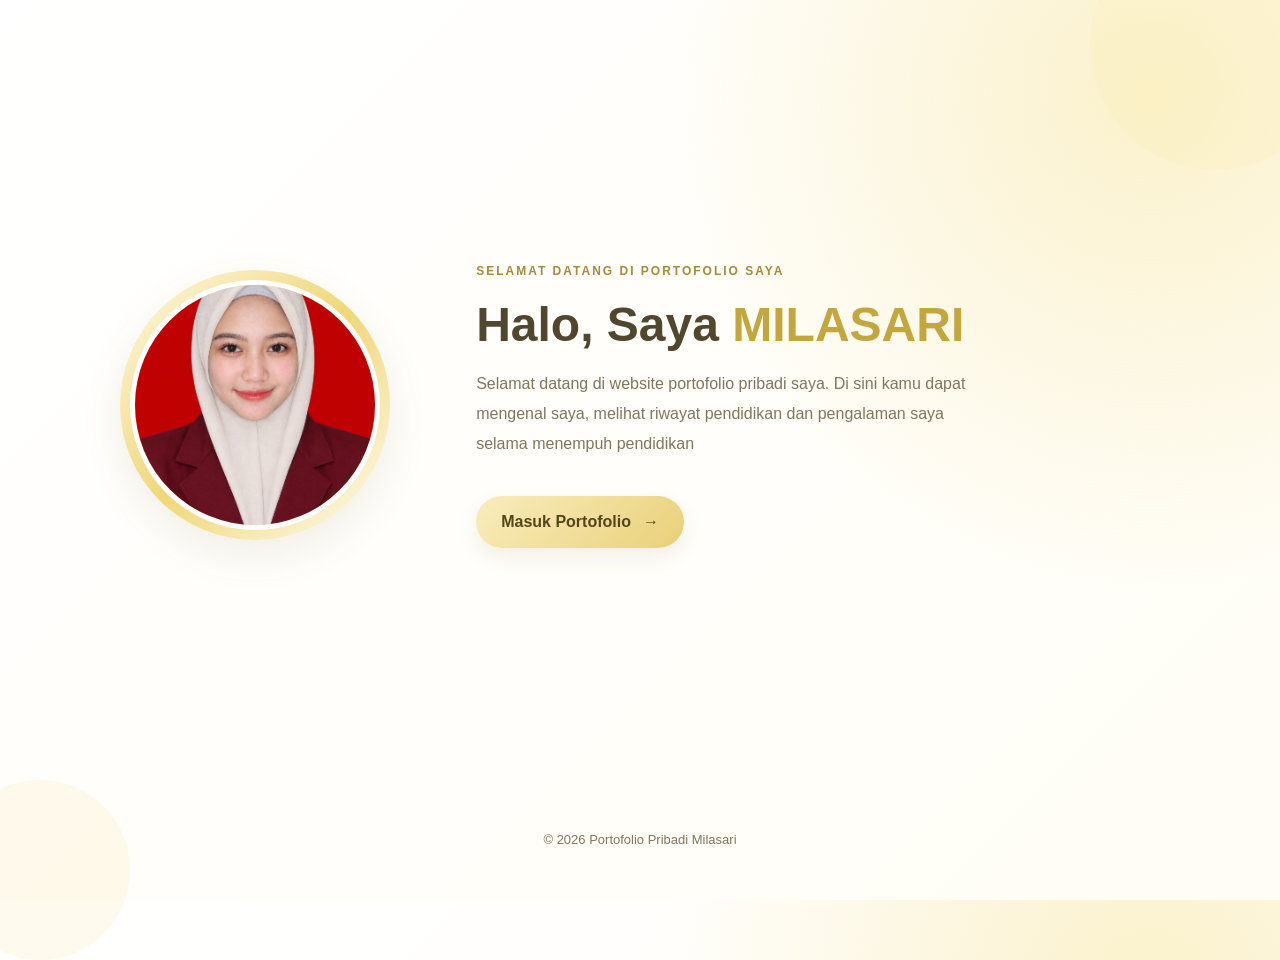
<file: index.html>
<!DOCTYPE html>
<html lang="id">
<head>
    <meta charset="UTF-8">
    <meta name="viewport" content="width=device-width, initial-scale=1.0">

    <title>Portofolio Pribadi</title>

    <!-- Bootstrap 5 -->
    <link href="https://cdn.jsdelivr.net/npm/bootstrap@5.3.3/dist/css/bootstrap.min.css"
          rel="stylesheet">

    <!-- CSS Pribadi -->
    <link rel="stylesheet" href="style.css">
</head>

<body class="halaman-awal">

    <div class="lingkaran dekorasi-satu"></div>
    <div class="lingkaran dekorasi-dua"></div>

    <main class="halaman-profil container">
        <div class="row align-items-center justify-content-center g-5">

            <div class="col-12 col-md-5 text-center">
                <div class="bingkai-profil">
                    <img src="mila.jpeg"
                         alt="Foto profil saya"
                         class="foto-profil-utama">
                </div>
            </div>

            <div class="col-12 col-md-7 text-center text-md-start">
                <p class="label-profil">SELAMAT DATANG DI PORTOFOLIO SAYA</p>

                <h1 class="judul-profil">
                    Halo, Saya <span>MILASARI</span>
                </h1>

                <p class="deskripsi-profil">
                    Selamat datang di website portofolio pribadi saya.
                    Di sini kamu dapat mengenal saya, melihat riwayat
                    pendidikan dan pengalaman saya selama menempuh pendidikan
                </p>

                <a href="login.html" class="tombol-utama">
                    Masuk Portofolio <span>→</span>
                </a>
            </div>

        </div>
    </main>

    <footer class="footer-awal">
        &copy; <span id="tahun"></span> Portofolio Pribadi Milasari
    </footer>

    <script src="portofolio.js"></script>
</body>
</html>
</file>
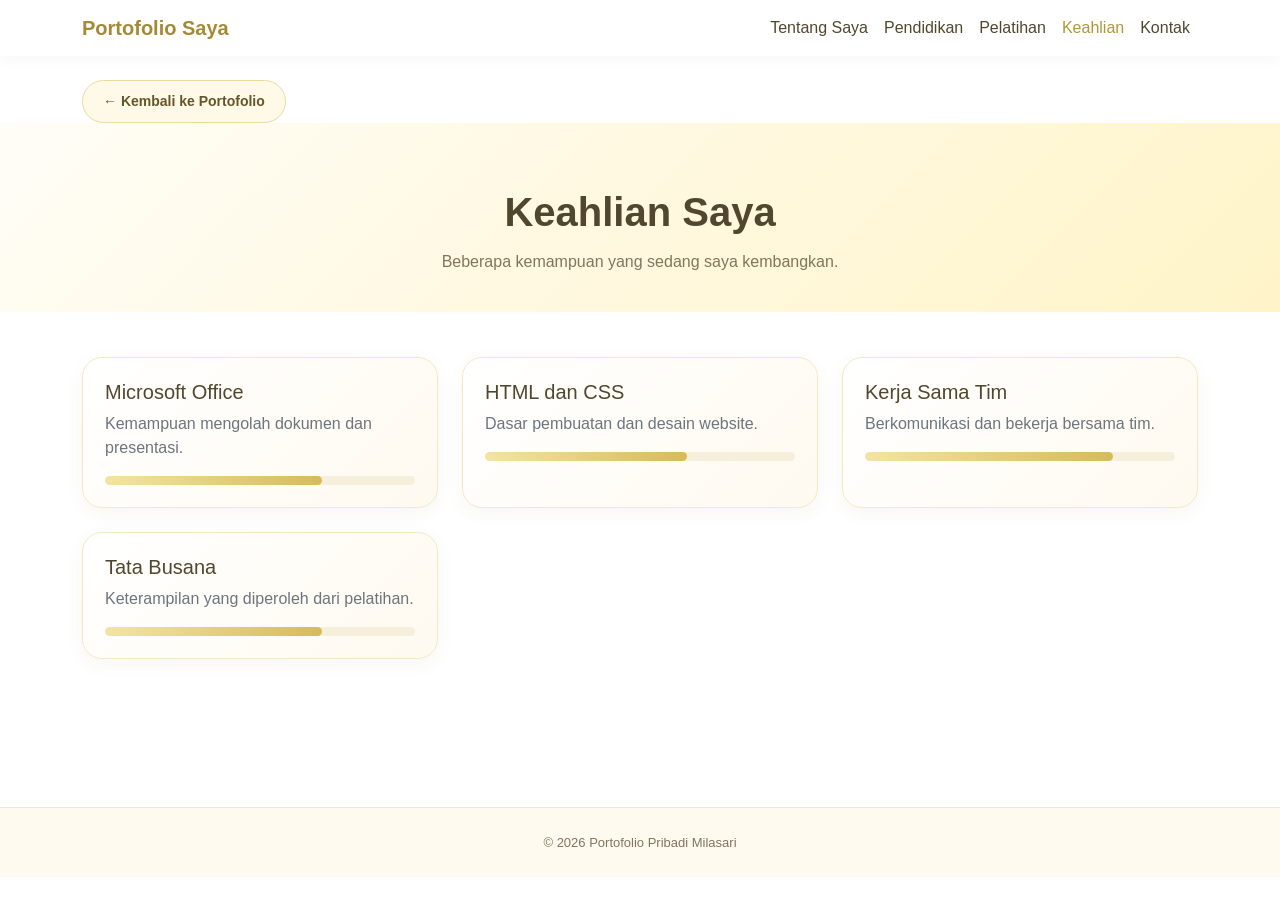
<file: keahlian.html>
<!DOCTYPE html>
<html lang="id">
<head>
    <meta charset="UTF-8">
    <meta name="viewport" content="width=device-width, initial-scale=1.0">
    <title>Keahlian | Portofolio</title>

    <link href="https://cdn.jsdelivr.net/npm/bootstrap@5.3.3/dist/css/bootstrap.min.css"
          rel="stylesheet">
    <link rel="stylesheet" href="style.css">
</head>

<body>

<nav class="navbar navbar-expand-lg sticky-top">
    <div class="container">
        <a class="navbar-brand" href="tentang.html">Portofolio Saya</a>

        <button class="navbar-toggler" type="button"
                data-bs-toggle="collapse"
                data-bs-target="#menuNavigasi"
                aria-controls="menuNavigasi"
                aria-expanded="false"
                aria-label="Buka navigasi">
            <span class="navbar-toggler-icon"></span>
        </button>

        <div class="collapse navbar-collapse" id="menuNavigasi">
            <ul class="navbar-nav ms-auto">
                <li class="nav-item"><a class="nav-link" href="tentang.html">Tentang Saya</a></li>
                <li class="nav-item"><a class="nav-link" href="pendidikan.html">Pendidikan</a></li>
                <li class="nav-item"><a class="nav-link" href="pelatihan.html">Pelatihan</a></li>
                <li class="nav-item"><a class="nav-link active" href="keahlian.html">Keahlian</a></li>
                <li class="nav-item"><a class="nav-link" href="kontak.html">Kontak</a></li>
            </ul>
        </div>
    </div>
</nav>

<div class="container pt-4">
    <a href="tentang.html" class="tombol-kembali">← Kembali ke Portofolio</a>
</div>

<header class="judul-halaman">
    <div class="container">
        <h1>Keahlian Saya</h1>
        <p>Beberapa kemampuan yang sedang saya kembangkan.</p>
    </div>
</header>

<main class="container konten-halaman">
    <div class="row g-4">

        <div class="col-md-6 col-lg-4 animasi-muncul">
            <div class="kartu-keahlian">
                <h5>Microsoft Office</h5>
                <p class="text-secondary">Kemampuan mengolah dokumen dan presentasi.</p>
                <div class="batang-keahlian">
                    <span style="width: 70%;"></span>
                </div>
            </div>
        </div>

        <div class="col-md-6 col-lg-4 animasi-muncul">
            <div class="kartu-keahlian">
                <h5>HTML dan CSS</h5>
                <p class="text-secondary">Dasar pembuatan dan desain website.</p>
                <div class="batang-keahlian">
                    <span style="width: 65%;"></span>
                </div>
            </div>
        </div>

        <div class="col-md-6 col-lg-4 animasi-muncul">
            <div class="kartu-keahlian">
                <h5>Kerja Sama Tim</h5>
                <p class="text-secondary">Berkomunikasi dan bekerja bersama tim.</p>
                <div class="batang-keahlian">
                    <span style="width: 80%;"></span>
                </div>
            </div>
        </div>

        <div class="col-md-6 col-lg-4 animasi-muncul">
            <div class="kartu-keahlian">
                <h5>Tata Busana</h5>
                <p class="text-secondary">Keterampilan yang diperoleh dari pelatihan.</p>
                <div class="batang-keahlian">
                    <span style="width: 70%;"></span>
                </div>
            </div>
        </div>

    </div>

    
</main>

<footer class="footer-website">
    &copy; <span id="tahun"></span> Portofolio Pribadi Milasari
</footer>

<script src="https://cdn.jsdelivr.net/npm/bootstrap@5.3.3/dist/js/bootstrap.bundle.min.js"></script>
<script src="portofolio.js"></script>
</body>
</html>
</file>
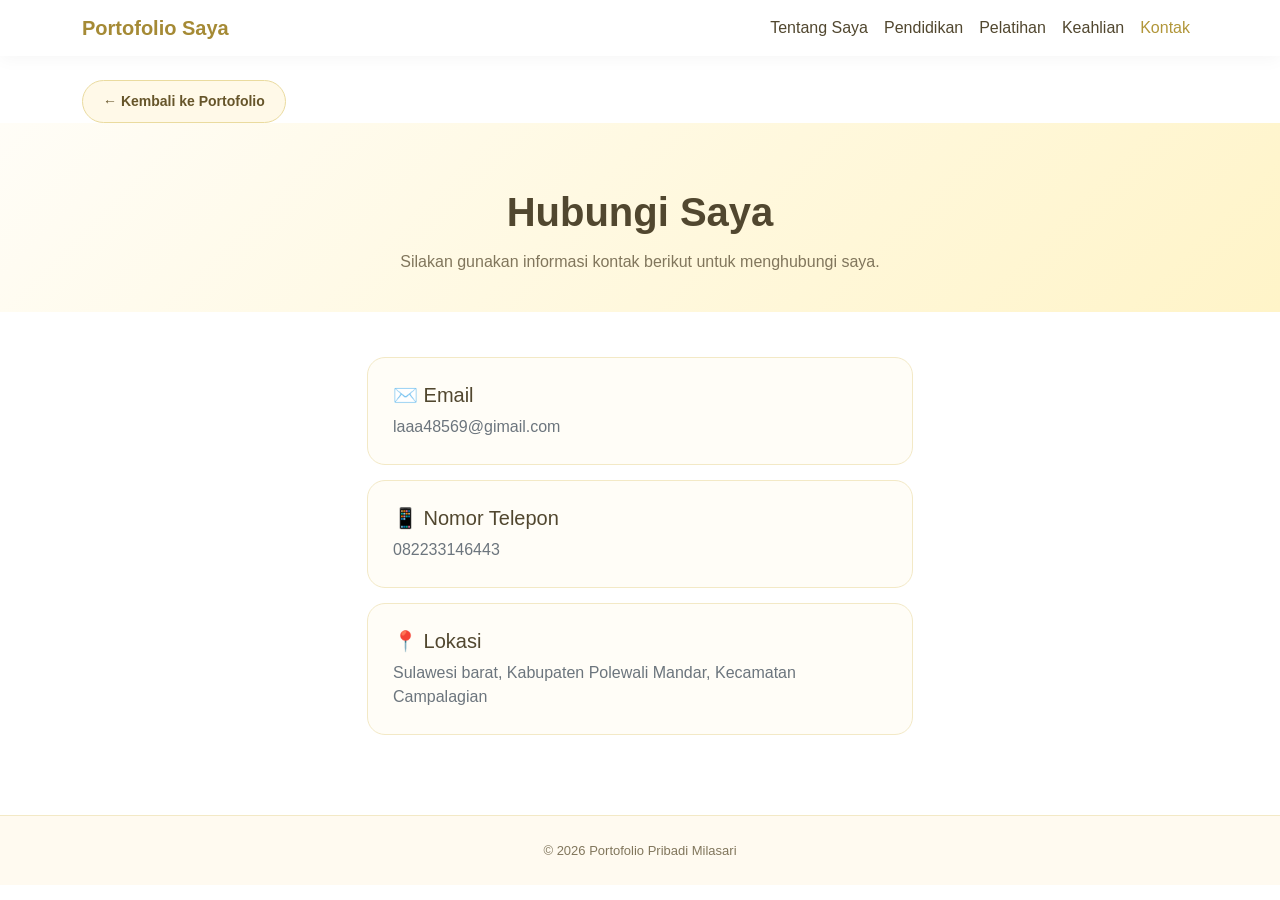
<file: kontak.html>
<!DOCTYPE html>
<html lang="id">
<head>
    <meta charset="UTF-8">
    <meta name="viewport" content="width=device-width, initial-scale=1.0">
    <title>Kontak | Portofolio</title>

    <link href="https://cdn.jsdelivr.net/npm/bootstrap@5.3.3/dist/css/bootstrap.min.css"
          rel="stylesheet">
    <link rel="stylesheet" href="style.css">
</head>

<body>

<nav class="navbar navbar-expand-lg sticky-top">
    <div class="container">
        <a class="navbar-brand" href="tentang.html">Portofolio Saya</a>

        <button class="navbar-toggler" type="button"
                data-bs-toggle="collapse"
                data-bs-target="#menuNavigasi"
                aria-controls="menuNavigasi"
                aria-expanded="false"
                aria-label="Buka navigasi">
            <span class="navbar-toggler-icon"></span>
        </button>

        <div class="collapse navbar-collapse" id="menuNavigasi">
            <ul class="navbar-nav ms-auto">
                <li class="nav-item"><a class="nav-link" href="tentang.html">Tentang Saya</a></li>
                <li class="nav-item"><a class="nav-link" href="pendidikan.html">Pendidikan</a></li>
                <li class="nav-item"><a class="nav-link" href="pelatihan.html">Pelatihan</a></li>
                <li class="nav-item"><a class="nav-link" href="keahlian.html">Keahlian</a></li>
                <li class="nav-item"><a class="nav-link active" href="kontak.html">Kontak</a></li>
            </ul>
        </div>
    </div>
</nav>

<div class="container pt-4">
    <a href="tentang.html" class="tombol-kembali">← Kembali ke Portofolio</a>
</div>

<header class="judul-halaman">
    <div class="container">
        <h1>Hubungi Saya</h1>
        <p>Silakan gunakan informasi kontak berikut untuk menghubungi saya.</p>
    </div>
</header>

<main class="container konten-halaman">
    <div class="row justify-content-center">
        <div class="col-md-8 col-lg-6">

            <div class="kartu-kontak animasi-muncul">
                <h5>✉️ Email</h5>
                <p class="text-secondary mb-0">
                    laaa48569@gimail.com
                </p>
            </div>

            <div class="kartu-kontak animasi-muncul">
                <h5>📱 Nomor Telepon</h5>
                <p class="text-secondary mb-0">
                    082233146443
                </p>
            </div>

            <div class="kartu-kontak animasi-muncul">
                <h5>📍 Lokasi</h5>
                <p class="text-secondary mb-0">
                    Sulawesi barat,
                    Kabupaten Polewali Mandar,
                    Kecamatan Campalagian
                </p>
            </div>

        </div>
    </div>
</main>

<footer class="footer-website">
    &copy; <span id="tahun"></span> Portofolio Pribadi Milasari
</footer>

<script src="https://cdn.jsdelivr.net/npm/bootstrap@5.3.3/dist/js/bootstrap.bundle.min.js"></script>
<script src="portofolio.js"></script>
</body>
</html>
</file>
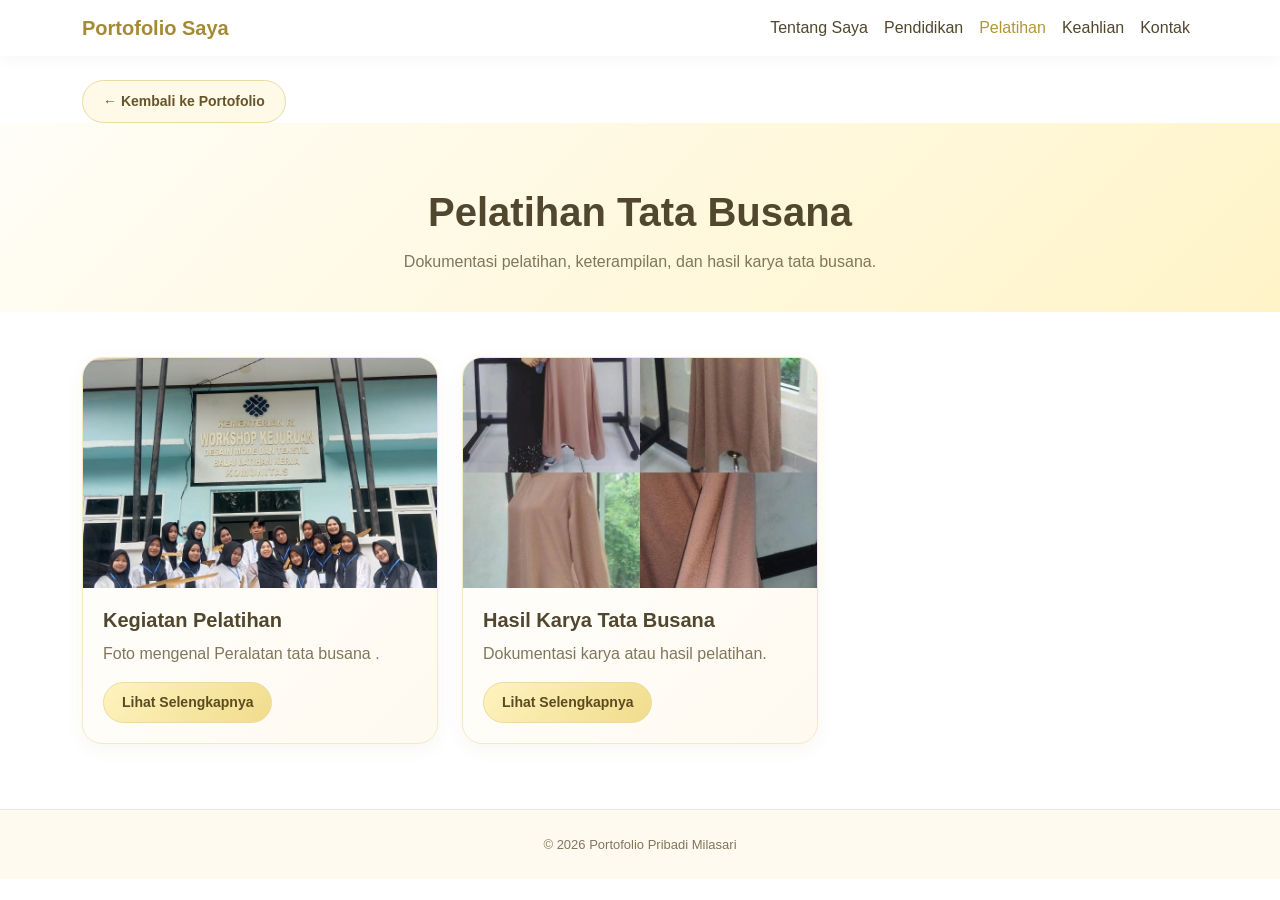
<file: pelatihan.html>
<!DOCTYPE html>
<html lang="id">
<head>
    <meta charset="UTF-8">
    <meta name="viewport" content="width=device-width, initial-scale=1.0">
    <title>Pelatihan Tata Busana | Portofolio</title>

    <link href="https://cdn.jsdelivr.net/npm/bootstrap@5.3.3/dist/css/bootstrap.min.css"
          rel="stylesheet">
    <link rel="stylesheet" href="style.css">
</head>

<body>

<nav class="navbar navbar-expand-lg sticky-top">
    <div class="container">
        <a class="navbar-brand" href="tentang.html">Portofolio Saya</a>

        <button class="navbar-toggler" type="button"
                data-bs-toggle="collapse"
                data-bs-target="#menuNavigasi"
                aria-controls="menuNavigasi"
                aria-expanded="false"
                aria-label="Buka navigasi">
            <span class="navbar-toggler-icon"></span>
        </button>

        <div class="collapse navbar-collapse" id="menuNavigasi">
            <ul class="navbar-nav ms-auto">
                <li class="nav-item"><a class="nav-link" href="tentang.html">Tentang Saya</a></li>
                <li class="nav-item"><a class="nav-link" href="pendidikan.html">Pendidikan</a></li>
                <li class="nav-item"><a class="nav-link active" href="pelatihan.html">Pelatihan</a></li>
                <li class="nav-item"><a class="nav-link" href="keahlian.html">Keahlian</a></li>
                <li class="nav-item"><a class="nav-link" href="kontak.html">Kontak</a></li>
            </ul>
        </div>
    </div>
</nav>

<div class="container pt-4">
    <a href="tentang.html" class="tombol-kembali">← Kembali ke Portofolio</a>
</div>

<header class="judul-halaman">
    <div class="container">
        <h1>Pelatihan Tata Busana</h1>
        <p>Dokumentasi pelatihan, keterampilan, dan hasil karya tata busana.</p>
    </div>
</header>

<main class="container konten-halaman">
    <div class="row g-4">

        <div class="col-md-6 col-lg-4 animasi-muncul">
            <div class="kartu-foto">
                <img src="alat.jpeg"
                     alt="Foto mengenal Peralatan tata busana"
                     class="foto-galeri"
                     data-bs-toggle="modal"
                     data-bs-target="#detailBusana1">

                <div class="isi-kartu-foto">
                    <h5>Kegiatan Pelatihan</h5>
                    <p>Foto mengenal Peralatan tata busana .</p>
                    <button class="tombol-detail"
                            data-bs-toggle="modal"
                            data-bs-target="#detailBusana1">
                        Lihat Selengkapnya
                    </button>
                </div>
            </div>
        </div>

        <div class="col-md-6 col-lg-4 animasi-muncul">
            <div class="kartu-foto">
                <img src="karya.jpeg"
                     alt="Foto hasil karya tata busana"
                     class="foto-galeri"
                     data-bs-toggle="modal"
                     data-bs-target="#detailBusana2">

                <div class="isi-kartu-foto">
                    <h5>Hasil Karya Tata Busana</h5>
                    <p>Dokumentasi karya atau hasil pelatihan.</p>
                    <button class="tombol-detail"
                            data-bs-toggle="modal"
                            data-bs-target="#detailBusana2">
                        Lihat Selengkapnya
                    </button>
                </div>
            </div>
        </div>

    </div>
</main>

<div class="modal fade" id="detailBusana1" tabindex="-1"
     aria-labelledby="judulBusana1" aria-hidden="true">
    <div class="modal-dialog modal-dialog-centered">
        <div class="modal-content">
            <div class="modal-header">
                <h5 class="modal-title" id="judulBusana1">Mengenal Peralatan tata busana</h5>
                <button type="button" class="btn-close"
                        data-bs-dismiss="modal" aria-label="Tutup"></button>
            </div>
            <div class="modal-body">
                <img src="alat.jpeg" alt="Kegiatan pelatihan"
                     class="img-fluid rounded mb-3">
                <p>Foto selama mengikuti pelatihan tata busana, sebagai bagian dari pengalaman
                    dan pembelajaran dalam mengenal berbagai peralatan yang digunakan dibidang tata busana.</p>
            </div>
        </div>
    </div>
</div>

<div class="modal fade" id="detailBusana2" tabindex="-1"
     aria-labelledby="judulBusana2" aria-hidden="true">
    <div class="modal-dialog modal-dialog-centered">
        <div class="modal-content">
            <div class="modal-header">
                <h5 class="modal-title" id="judulBusana2">Hasil Karya Tata Busana</h5>
                <button type="button" class="btn-close"
                        data-bs-dismiss="modal" aria-label="Tutup"></button>
            </div>
            <div class="modal-body">
                <img src="karya.jpeg" alt="Hasil karya tata busana"
                     class="img-fluid rounded mb-3">
                <p>Salah satu hasil karya dalam bidang tata busana yang menjadi bagian dari proses
                    belajar dan pengembangan keterampilan. Melalui kegiatan ini, kreativitas, ketelitian, dan kemampuan
                    bisa terus di kembangkan.</p>
            </div>
        </div>
    </div>
</div>

<footer class="footer-website">
    &copy; <span id="tahun"></span> Portofolio Pribadi Milasari
</footer>

<script src="https://cdn.jsdelivr.net/npm/bootstrap@5.3.3/dist/js/bootstrap.bundle.min.js"></script>
<script src="portofolio.js"></script>
</body>
</html>
</file>
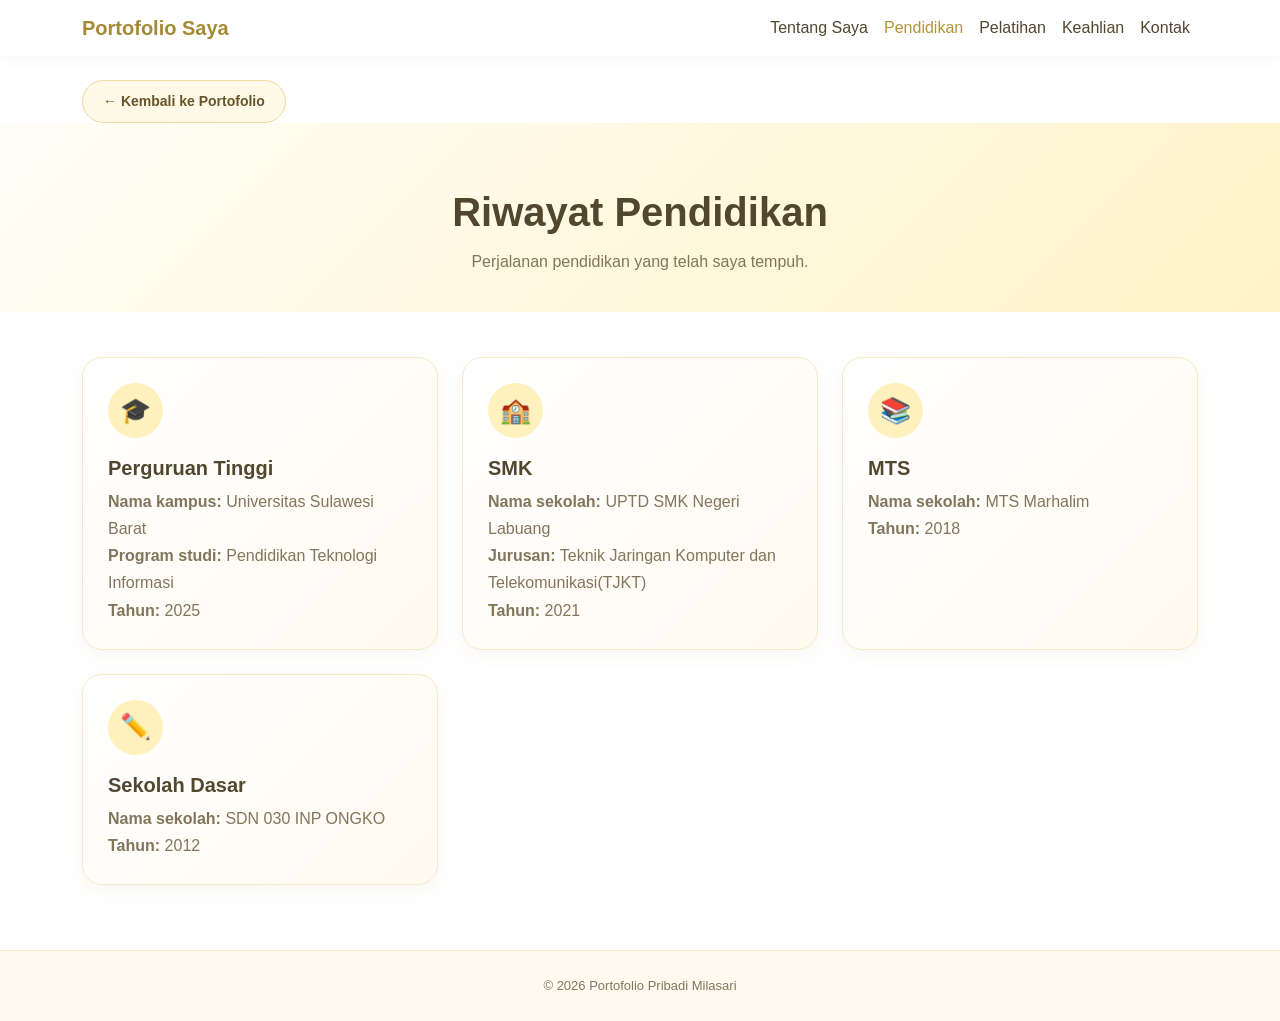
<file: pendidikan.html>
<!DOCTYPE html>
<html lang="id">
<head>
    <meta charset="UTF-8">
    <meta name="viewport" content="width=device-width, initial-scale=1.0">
    <title>Pendidikan | Portofolio</title>

    <link href="https://cdn.jsdelivr.net/npm/bootstrap@5.3.3/dist/css/bootstrap.min.css"
          rel="stylesheet">
    <link rel="stylesheet" href="style.css">
</head>

<body>

<nav class="navbar navbar-expand-lg sticky-top">
    <div class="container">
        <a class="navbar-brand" href="tentang.html">Portofolio Saya</a>

        <button class="navbar-toggler" type="button"
                data-bs-toggle="collapse"
                data-bs-target="#menuNavigasi"
                aria-controls="menuNavigasi"
                aria-expanded="false"
                aria-label="Buka navigasi">
            <span class="navbar-toggler-icon"></span>
        </button>

        <div class="collapse navbar-collapse" id="menuNavigasi">
            <ul class="navbar-nav ms-auto">
                <li class="nav-item"><a class="nav-link" href="tentang.html">Tentang Saya</a></li>
                <li class="nav-item"><a class="nav-link active" href="pendidikan.html">Pendidikan</a></li>
                <li class="nav-item"><a class="nav-link" href="pelatihan.html">Pelatihan</a></li>
                <li class="nav-item"><a class="nav-link" href="keahlian.html">Keahlian</a></li>
                <li class="nav-item"><a class="nav-link" href="kontak.html">Kontak</a></li>
            </ul>
        </div>
    </div>
</nav>

<div class="container pt-4">
    <a href="tentang.html" class="tombol-kembali">← Kembali ke Portofolio</a>
</div>

<header class="judul-halaman">
    <div class="container">
        <h1>Riwayat Pendidikan</h1>
        <p>Perjalanan pendidikan yang telah saya tempuh.</p>
    </div>
</header>

<main class="container konten-halaman">
    <div class="row g-4">

        <div class="col-md-6 col-lg-4 animasi-muncul">
            <div class="kartu-pendidikan">
                <div class="ikon-pendidikan">🎓</div>
                <h5>Perguruan Tinggi</h5>
                <p><strong>Nama kampus:</strong> Universitas Sulawesi Barat</p>
                <p><strong>Program studi:</strong> Pendidikan Teknologi Informasi</p>
                <p><strong>Tahun:</strong> 2025</p>
            </div>
        </div>

        <div class="col-md-6 col-lg-4 animasi-muncul">
            <div class="kartu-pendidikan">
                <div class="ikon-pendidikan">🏫</div>
                <h5>SMK</h5>
                <p><strong>Nama sekolah:</strong> UPTD SMK Negeri Labuang</p>
                <p><strong>Jurusan:</strong> Teknik Jaringan Komputer dan Telekomunikasi(TJKT)</p>
                <p><strong>Tahun:</strong> 2021</p>
            </div>
        </div>

        <div class="col-md-6 col-lg-4 animasi-muncul">
            <div class="kartu-pendidikan">
                <div class="ikon-pendidikan">📚</div>
                <h5>MTS</h5>
                <p><strong>Nama sekolah:</strong> MTS Marhalim</p>
                <p><strong>Tahun:</strong> 2018</p>
            </div>
        </div>

        <div class="col-md-6 col-lg-4 animasi-muncul">
            <div class="kartu-pendidikan">
                <div class="ikon-pendidikan">✏️</div>
                <h5>Sekolah Dasar</h5>
                <p><strong>Nama sekolah:</strong> SDN 030 INP ONGKO</p>
                <p><strong>Tahun:</strong> 2012</p>
            </div>
        </div>

    </div>
</main>

<footer class="footer-website">
    &copy; <span id="tahun"></span> Portofolio Pribadi Milasari
</footer>

<script src="https://cdn.jsdelivr.net/npm/bootstrap@5.3.3/dist/js/bootstrap.bundle.min.js"></script>
<script src="portofolio.js"></script>
</body>
</html>
</file>
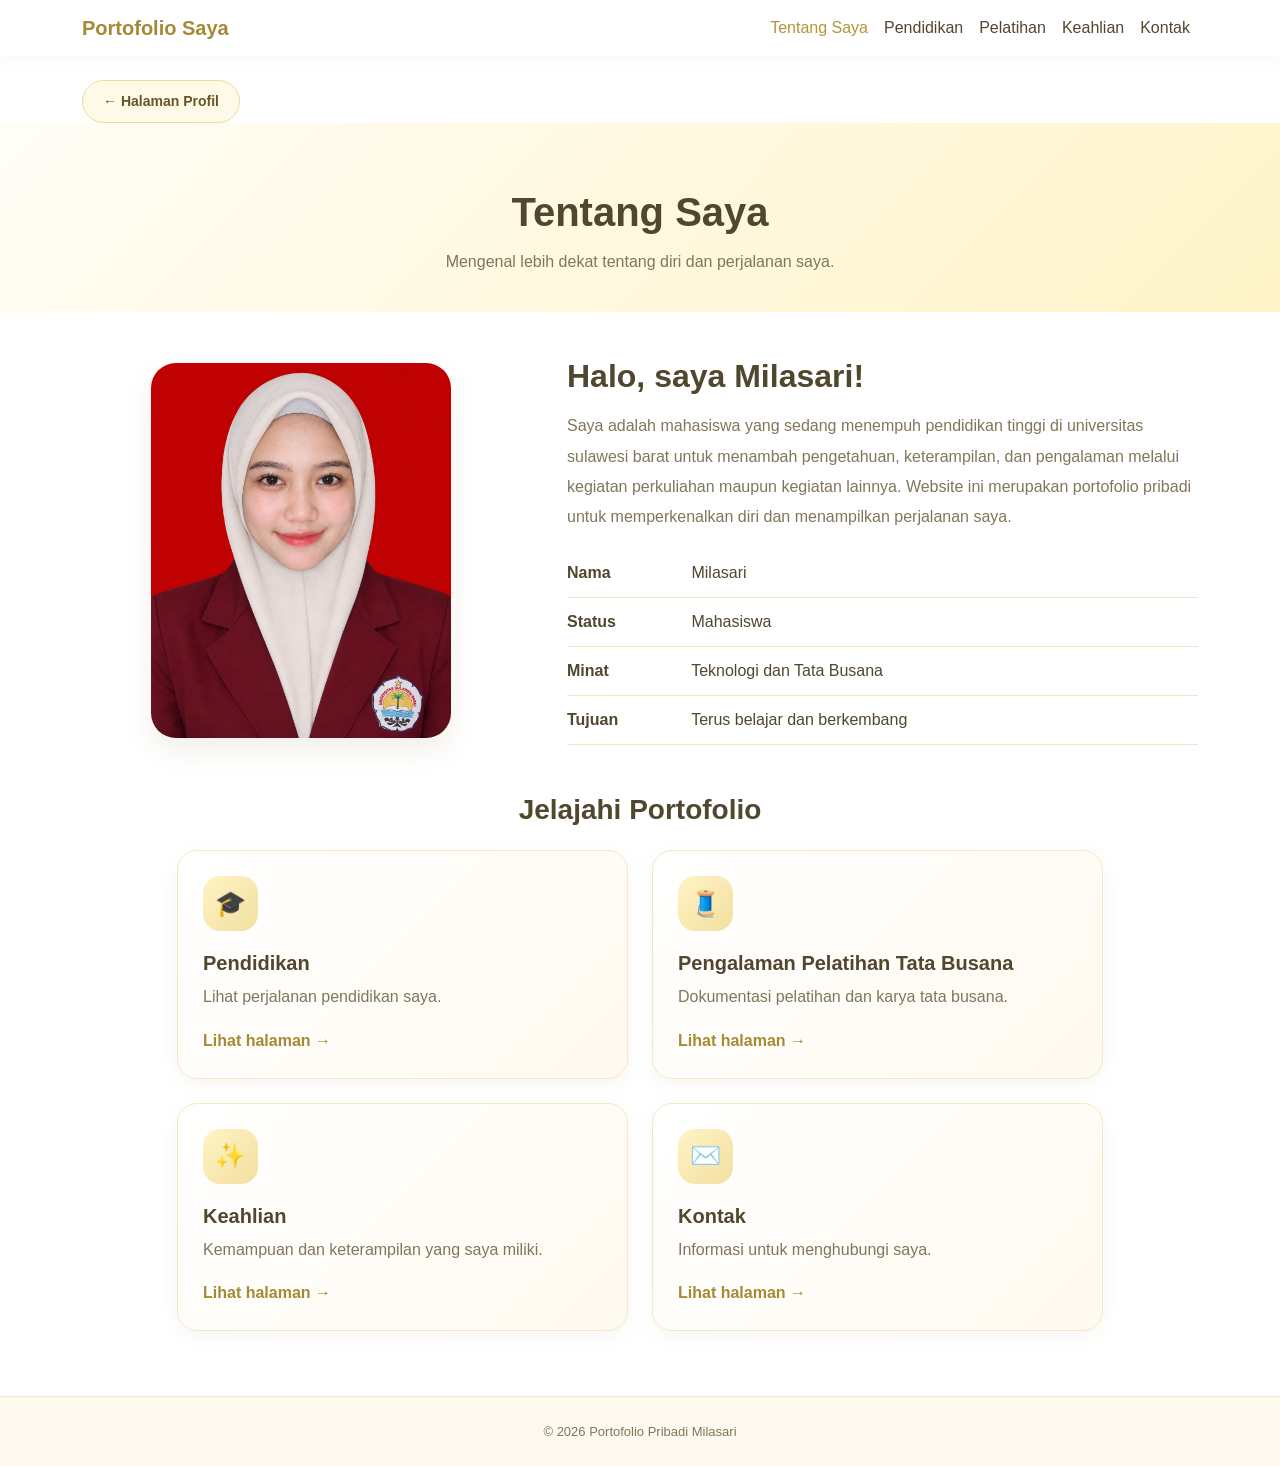
<file: tentang.html>
<!DOCTYPE html>
<html lang="id">
<head>
    <meta charset="UTF-8">
    <meta name="viewport" content="width=device-width, initial-scale=1.0">
    <title>Tentang Saya | Portofolio</title>

    <link href="https://cdn.jsdelivr.net/npm/bootstrap@5.3.3/dist/css/bootstrap.min.css"
          rel="stylesheet">
    <link rel="stylesheet" href="style.css">
</head>

<body>

<nav class="navbar navbar-expand-lg sticky-top">
    <div class="container">
        <a class="navbar-brand" href="tentang.html">Portofolio Saya</a>

        <button class="navbar-toggler" type="button"
                data-bs-toggle="collapse"
                data-bs-target="#menuNavigasi"
                aria-controls="menuNavigasi"
                aria-expanded="false"
                aria-label="Buka navigasi">
            <span class="navbar-toggler-icon"></span>
        </button>
        
        <div class="collapse navbar-collapse" id="menuNavigasi">
            <ul class="navbar-nav ms-auto">
                <li class="nav-item"><a class="nav-link active" href="tentang.html">Tentang Saya</a></li>
                <li class="nav-item"><a class="nav-link" href="pendidikan.html">Pendidikan</a></li>
                <li class="nav-item"><a class="nav-link" href="pelatihan.html">Pelatihan</a></li>
                <li class="nav-item"><a class="nav-link" href="keahlian.html">Keahlian</a></li>
                <li class="nav-item"><a class="nav-link" href="kontak.html">Kontak</a></li>
            </ul>
        </div>
    </div>
</nav>

<div class="container pt-4">
    <a href="index.html" class="tombol-kembali">← Halaman Profil</a>
</div>

<header class="judul-halaman">
    <div class="container">
        <h1>Tentang Saya</h1>
        <p>Mengenal lebih dekat tentang diri dan perjalanan saya.</p>
    </div>
</header>

<main class="container konten-halaman">
    <div class="row align-items-center g-5">
        <div class="col-md-5 text-center animasi-muncul">
            <img src="mila.jpeg"
                 alt="Foto saya"
                 class="foto-tentang">
        </div>

        <div class="col-md-7 animasi-muncul">
            <h2 class="fw-bold mb-3">Halo, saya Milasari!</h2>

            <p class="teks-tentang">
                Saya adalah mahasiswa yang sedang menempuh pendidikan tinggi
                di universitas sulawesi barat untuk menambah
                pengetahuan, keterampilan, dan pengalaman melalui
                kegiatan perkuliahan maupun kegiatan lainnya.
                Website ini merupakan portofolio pribadi untuk
                memperkenalkan diri dan menampilkan perjalanan saya.
            </p>

            <div class="informasi-diri">
                <strong>Nama</strong> Milasari
            </div>

            <div class="informasi-diri">
                <strong>Status</strong> Mahasiswa
            </div>

            <div class="informasi-diri">
                <strong>Minat</strong> Teknologi dan Tata Busana
            </div>

            <div class="informasi-diri">
                <strong>Tujuan</strong> Terus belajar dan berkembang
            </div>
        </div>
    </div>

    <h3 class="fw-bold text-center mt-5 mb-4">Jelajahi Portofolio</h3>

    <div class="row g-4 justify-content-center">

    <!-- Kartu Pendidikan -->
    <div class="col-md-6 col-lg-5 animasi-muncul">
        <a href="pendidikan.html" class="kartu-menu">
            <div class="ikon-menu">🎓</div>
            <h5>Pendidikan</h5>
            <p>Lihat perjalanan pendidikan saya.</p>
            <span class="panah-menu">Lihat halaman →</span>
        </a>
    </div>

    <!-- Kartu Pelatihan Tata Busana -->
    <div class="col-md-6 col-lg-5 animasi-muncul">
        <a href="pelatihan.html" class="kartu-menu">
            <div class="ikon-menu">🧵</div>
            <h5>Pengalaman Pelatihan Tata Busana</h5>
            <p>Dokumentasi pelatihan dan karya tata busana.</p>
            <span class="panah-menu">Lihat halaman →</span>
        </a>
    </div>

    <!-- Kartu Keahlian -->
    <div class="col-md-6 col-lg-5 animasi-muncul">
        <a href="keahlian.html" class="kartu-menu">
            <div class="ikon-menu">✨</div>
            <h5>Keahlian</h5>
            <p>Kemampuan dan keterampilan yang saya miliki.</p>
            <span class="panah-menu">Lihat halaman →</span>
        </a>
    </div>

    <!-- Kartu Kontak -->
    <div class="col-md-6 col-lg-5 animasi-muncul">
        <a href="kontak.html" class="kartu-menu">
            <div class="ikon-menu">✉️</div>
            <h5>Kontak</h5>
            <p>Informasi untuk menghubungi saya.</p>
            <span class="panah-menu">Lihat halaman →</span>
        </a>
    </div>

</div>
</main>

<footer class="footer-website">
    &copy; <span id="tahun"></span> Portofolio Pribadi Milasari
</footer>

<script src="https://cdn.jsdelivr.net/npm/bootstrap@5.3.3/dist/js/bootstrap.bundle.min.js"></script>
<script src="portofolio.js"></script>
</body>
</html>
</file>
<file: style.css>
/* ==============================
   PENGATURAN DASAR
================================ */

:root {
    --putih: #ffffff;
    --butter: #f7e7a5;
    --butter-muda: #fff9e6;
    --kuning-gelap: #e8ce72;
    --teks: #51472f;
    --teks-muda: #81765c;
    --bayangan: rgba(117, 96, 39, 0.10);
}

* {
    box-sizing: border-box;
}

html {
    scroll-behavior: smooth;
}

body {
    margin: 0;
    font-family: Arial, Helvetica, sans-serif;
    color: var(--teks);
    background: var(--putih);
}

a {
    color: inherit;
}

img {
    max-width: 100%;
}

/* ==============================
   HALAMAN PROFIL AWAL
================================ */

.halaman-awal {
    min-height: 100vh;
    position: relative;
    overflow: hidden;
    background:
        radial-gradient(
            circle at 90% 10%,
            rgba(247, 231, 165, 0.55),
            transparent 35%
        ),
        linear-gradient(135deg, #ffffff, #fffdf5);
}

.halaman-profil {
    min-height: 90vh;
    display: flex;
    align-items: center;
    position: relative;
    z-index: 2;
}

.bingkai-profil {
    width: 270px;
    height: 270px;
    margin: auto;
    padding: 10px;
    border-radius: 50%;
    background: linear-gradient(
        135deg,
        #fff9e6,
        #f0d777,
        #fffdf5
    );
    box-shadow: 0 15px 40px var(--bayangan);
    animation: gerakProfil 4s ease-in-out infinite;
}

.foto-profil-utama {
    width: 100%;
    height: 100%;
    border-radius: 50%;
    object-fit: cover;
    border: 5px solid white;
}

.label-profil {
    color: #a48a39;
    font-size: 12px;
    font-weight: bold;
    letter-spacing: 2px;
}

.judul-profil {
    font-size: clamp(30px, 5vw, 48px);
    font-weight: 800;
    margin: 15px 0;
    line-height: 1.2;
}

.judul-profil span {
    color: #c3a63d;
}

.deskripsi-profil {
    color: var(--teks-muda);
    font-size: 16px;
    line-height: 1.9;
    max-width: 580px;
}

.tombol-utama {
    display: inline-flex;
    gap: 12px;
    align-items: center;
    justify-content: center;
    margin-top: 20px;
    padding: 14px 25px;
    border-radius: 40px;
    background: linear-gradient(
        135deg,
        #f9edbd,
        #e9d078
    );
    text-decoration: none;
    font-weight: bold;
    color: #55451c;
    box-shadow: 0 8px 20px var(--bayangan);
    transition: 0.3s ease;
}

.tombol-utama:hover {
    transform: translateY(-5px);
    box-shadow: 0 13px 25px var(--bayangan);
    color: #55451c;
}

.tombol-utama:active {
    transform: scale(0.97);
}

.lingkaran {
    position: absolute;
    border-radius: 50%;
    pointer-events: none;
}

.dekorasi-satu {
    width: 250px;
    height: 250px;
    background: rgba(247, 231, 165, 0.18);
    top: -80px;
    right: -60px;
    animation: gerakDekorasi 8s ease-in-out infinite;
}

.dekorasi-dua {
    width: 180px;
    height: 180px;
    background: rgba(247, 231, 165, 0.20);
    bottom: -60px;
    left: -50px;
    animation: gerakDekorasi 7s ease-in-out infinite reverse;
}

.footer-awal {
    position: relative;
    z-index: 2;
    text-align: center;
    padding: 20px;
    font-size: 13px;
    color: var(--teks-muda);
}

/* ==============================
   NAVBAR
================================ */

.navbar {
    background: rgba(255, 255, 255, 0.94);
    backdrop-filter: blur(10px);
    box-shadow: 0 3px 18px rgba(0, 0, 0, 0.04);
}

.navbar-brand {
    color: #a58a35 !important;
    font-weight: 800;
}

.navbar .nav-link {
    color: var(--teks);
    font-weight: 500;
    transition: 0.25s ease;
}

.navbar .nav-link:hover,
.navbar .nav-link.active {
    color: #b19639;
}

/* ==============================
   JUDUL DAN KONTEN HALAMAN
================================ */

.judul-halaman {
    padding: 65px 0 35px;
    text-align: center;
    background: linear-gradient(
        135deg,
        #fffdf7,
        #fff4c8
    );
}

.judul-halaman h1 {
    font-weight: 800;
    font-size: clamp(28px, 4vw, 40px);
}

.judul-halaman p {
    color: var(--teks-muda);
    margin: 12px auto 0;
    max-width: 650px;
    line-height: 1.8;
}

.konten-halaman {
    min-height: 55vh;
    padding-top: 45px;
    padding-bottom: 65px;
}

/* ==============================
   KARTU MENU DAN KONTEN
================================ */

.kartu-menu,
.kartu-foto,
.kartu-pendidikan,
.kartu-keahlian,
.kartu-tentang {
    height: 100%;
    border: 1px solid #f3e9c6;
    border-radius: 20px;
    background: linear-gradient(
        135deg,
        #ffffff,
        #fffaf0
    );
    box-shadow: 0 5px 18px rgba(117, 96, 39, 0.06);
    transition:
        transform 0.35s ease,
        box-shadow 0.35s ease,
        border-color 0.35s ease;
}

/* Kotak naik ketika disentuh atau diarahkan kursor */

.kartu-menu:hover,
.kartu-foto:hover,
.kartu-pendidikan:hover,
.kartu-keahlian:hover,
.kartu-tentang:hover {
    transform: translateY(-8px);
    border-color: #e8d17b;
    box-shadow: 0 15px 30px rgba(117, 96, 39, 0.13);
}

.kartu-menu:active,
.kartu-foto:active {
    transform: translateY(-3px) scale(0.99);
}

.kartu-menu {
    display: block;
    padding: 25px;
    text-decoration: none;
    color: var(--teks);
}

.ikon-menu {
    width: 55px;
    height: 55px;
    display: flex;
    align-items: center;
    justify-content: center;
    border-radius: 17px;
    background: linear-gradient(
        135deg,
        #fff4c5,
        #f2dfa0
    );
    font-size: 25px;
    margin-bottom: 20px;
}

.kartu-menu h5,
.kartu-foto h5,
.kartu-pendidikan h5 {
    font-weight: 700;
}

.kartu-menu p,
.kartu-foto p,
.kartu-pendidikan p {
    color: var(--teks-muda);
    line-height: 1.7;
    margin-bottom: 0;
}

.panah-menu {
    display: inline-block;
    margin-top: 18px;
    color: #a58a35;
    font-weight: bold;
}

/* ==============================
   TENTANG SAYA
================================ */

.foto-tentang {
    width: 100%;
    max-width: 300px;
    aspect-ratio: 4 / 5;
    object-fit: cover;
    border-radius: 25px;
    box-shadow: 0 12px 28px var(--bayangan);
}

.teks-tentang {
    line-height: 1.9;
    color: var(--teks-muda);
}

.informasi-diri {
    padding: 12px 0;
    border-bottom: 1px solid #f0e7c9;
}

.informasi-diri strong {
    display: inline-block;
    min-width: 120px;
    color: var(--teks);
}

/* ==============================
   GALERI FOTO
================================ */

.kartu-foto {
    overflow: hidden;
}

.foto-galeri {
    display: block;
    width: 100%;
    height: 230px;
    object-fit: cover;
    cursor: pointer;
}

.isi-kartu-foto {
    padding: 20px;
}

.tombol-detail {
    display: inline-block;
    margin-top: 15px;
    padding: 9px 18px;
    border-radius: 25px;
    background: linear-gradient(
        135deg,
        #fff3bf,
        #f0dc8c
    );
    border: 1px solid #eadb9f;
    color: #5c4b20;
    text-decoration: none;
    font-size: 14px;
    font-weight: 600;
    transition: 0.3s ease;
}

.tombol-detail:hover {
    transform: translateY(-3px);
    background: #f0dc8c;
    color: #51431f;
}

/* ==============================
   PENDIDIKAN
================================ */

.kartu-pendidikan {
    padding: 25px;
}

.ikon-pendidikan {
    width: 55px;
    height: 55px;
    border-radius: 50%;
    display: flex;
    align-items: center;
    justify-content: center;
    font-size: 25px;
    background: #fff1bd;
    margin-bottom: 18px;
}

/* ==============================
   KEAHLIAN
================================ */

.kartu-keahlian {
    padding: 22px;
}

.batang-keahlian {
    height: 9px;
    border-radius: 20px;
    background: #f5efdb;
    overflow: hidden;
    margin-top: 12px;
}

.batang-keahlian span {
    display: block;
    height: 100%;
    border-radius: 20px;
    background: linear-gradient(
        90deg,
        #f3e4a3,
        #d6bb5d
    );
}

/* ==============================
   KONTAK
================================ */

.kartu-kontak {
    padding: 25px;
    border: 1px solid #f3e9c6;
    border-radius: 18px;
    background: #fffdf7;
    margin-bottom: 15px;
    transition: 0.3s ease;
}

.kartu-kontak:hover {
    transform: translateY(-5px);
    box-shadow: 0 10px 24px var(--bayangan);
}

/* ==============================
   TOMBOL KEMBALI
================================ */

.tombol-kembali {
    display: inline-flex;
    align-items: center;
    gap: 8px;
    padding: 10px 20px;
    border: 1px solid #eadb9f;
    border-radius: 30px;
    background: rgba(255, 249, 230, 0.9);
    color: #66552a;
    text-decoration: none;
    font-size: 14px;
    font-weight: 600;
    transition: 0.3s ease;
}

.tombol-kembali:hover {
    background: #f0dc8c;
    color: #51431f;
    transform: translateX(-4px);
}

/* ==============================
   FOOTER
================================ */

.footer-website {
    padding: 25px 15px;
    background: #fffaf0;
    border-top: 1px solid #f3e9c6;
    text-align: center;
    color: var(--teks-muda);
    font-size: 13px;
}

/* ==============================
   ANIMASI KONTEN MUNCUL
================================ */

.animasi-muncul {
    opacity: 0;
    transform: translateY(18px);
    transition:
        opacity 0.7s ease,
        transform 0.7s ease;
}

.animasi-muncul.terlihat {
    opacity: 1;
    transform: translateY(0);
}

@keyframes gerakProfil {
    0%, 100% {
        transform: translateY(0);
    }

    50% {
        transform: translateY(-12px);
    }
}

@keyframes gerakDekorasi {
    0%, 100% {
        transform: translate(0, 0);
    }

    50% {
        transform: translate(12px, -15px);
    }
}

/* ==============================
   RESPONSIF HP
================================ */

@media (max-width: 767px) {
    .halaman-profil {
        padding-top: 50px;
        padding-bottom: 35px;
    }

    .bingkai-profil {
        width: 210px;
        height: 210px;
    }

    .judul-profil {
        font-size: 32px;
    }

    .deskripsi-profil {
        font-size: 14px;
    }

    .judul-halaman {
        padding: 45px 15px 30px;
    }

    .foto-galeri {
        height: 220px;
    }
}

/* Kurangi animasi jika pengguna memilih gerakan minimal */

@media (prefers-reduced-motion: reduce) {
    *,
    *::before,
    *::after {
        scroll-behavior: auto !important;
        animation-duration: 0.01ms !important;
        transition-duration: 0.01ms !important;
    }
}
.kartu-menu {
    display: block;
    width: 100%;
    height: 100%
}
/* ==============================
   HALAMAN LOGIN
================================ */

.halaman-login {
    min-height: 100vh;
    display: flex;
    align-items: center;
    justify-content: center;
    position: relative;
    z-index: 2;
    padding: 30px 15px;
    box-sizing: border-box;
}

.kartu-login {
    width: 100%;
    max-width: 350px;
    padding: 22px;
    margin: auto;
    box-sizing: border-box;
    border: 1px solid #f3e9c6;
    border-radius: 25px;

    background: linear-gradient(
        135deg,
        #ffffff,
        #fffaf0
    );

    box-shadow: 0 15px 40px var(--bayangan);
    text-align: center;
    position: relative;
    z-index: 2;
}

.ikon-login {
    width: 65px;
    height: 65px;
    margin: 0 auto 20px;

    display: flex;
    align-items: center;
    justify-content: center;

    border-radius: 20px;

    background: linear-gradient(
        135deg,
        #fff4c5,
        #f2dfa0
    );

    font-size: 30px;
}

.kartu-login h2 {
    font-weight: 800;
    margin-bottom: 10px;
    color: var(--teks);
}

.deskripsi-login {
    color: var(--teks-muda);
    line-height: 1.7;
    margin-bottom: 25px;
}

.kartu-login .form-label {
    color: var(--teks);
    font-weight: 600;
}

.kartu-login .form-control {
    padding: 12px 15px;
    border: 1px solid #eadb9f;
    border-radius: 12px;
}

.kartu-login .form-control:focus {
    border-color: #d6bb5d;

    box-shadow:
        0 0 0 0.2rem rgba(214, 187, 93, 0.2);
}

.tombol-login {
    display: block;
    width: 100%;

    margin-top: 10px;
    padding: 13px;

    border: none;
    border-radius: 30px;

    background: linear-gradient(
        135deg,
        #f9edbd,
        #e9d078
    );

    color: #55451c;
    font-weight: bold;

    transition: 0.3s ease;
}

.tombol-login:hover {
    transform: translateY(-3px);
    box-shadow: 0 8px 20px var(--bayangan);
}

.tombol-login:active {
    transform: scale(0.98);
}

/* Pesan Login */

.pesan-login {
    display: none;
    padding: 12px;
    margin: 15px 0;

    border-radius: 10px;
    font-size: 14px;
    line-height: 1.6;
}

.pesan-login.pesan-salah,
.pesan-login.pesan-berhasil {
    display: block;
}

.pesan-salah {
    background: #fff0f0;
    color: #b42318;
    border: 1px solid #f3c6c6;
}

.pesan-berhasil {
    background: #edf9ed;
    color: #237a35;
    border: 1px solid #b9e4bf;
}

/* Tombol Kembali */

.kembali-login {
    display: inline-block;
    margin-top: 22px;

    color: #a58a35;
    text-decoration: none;

    font-size: 14px;
    font-weight: 600;
}

.kembali-login:hover {
    text-decoration: underline;
}

/* Responsif untuk HP */

@media (max-width: 767px) {

    .halaman-login {
        padding: 35px 12px;
    }

    .kartu-login {
        padding: 25px 20px;
    }

}
</file>
